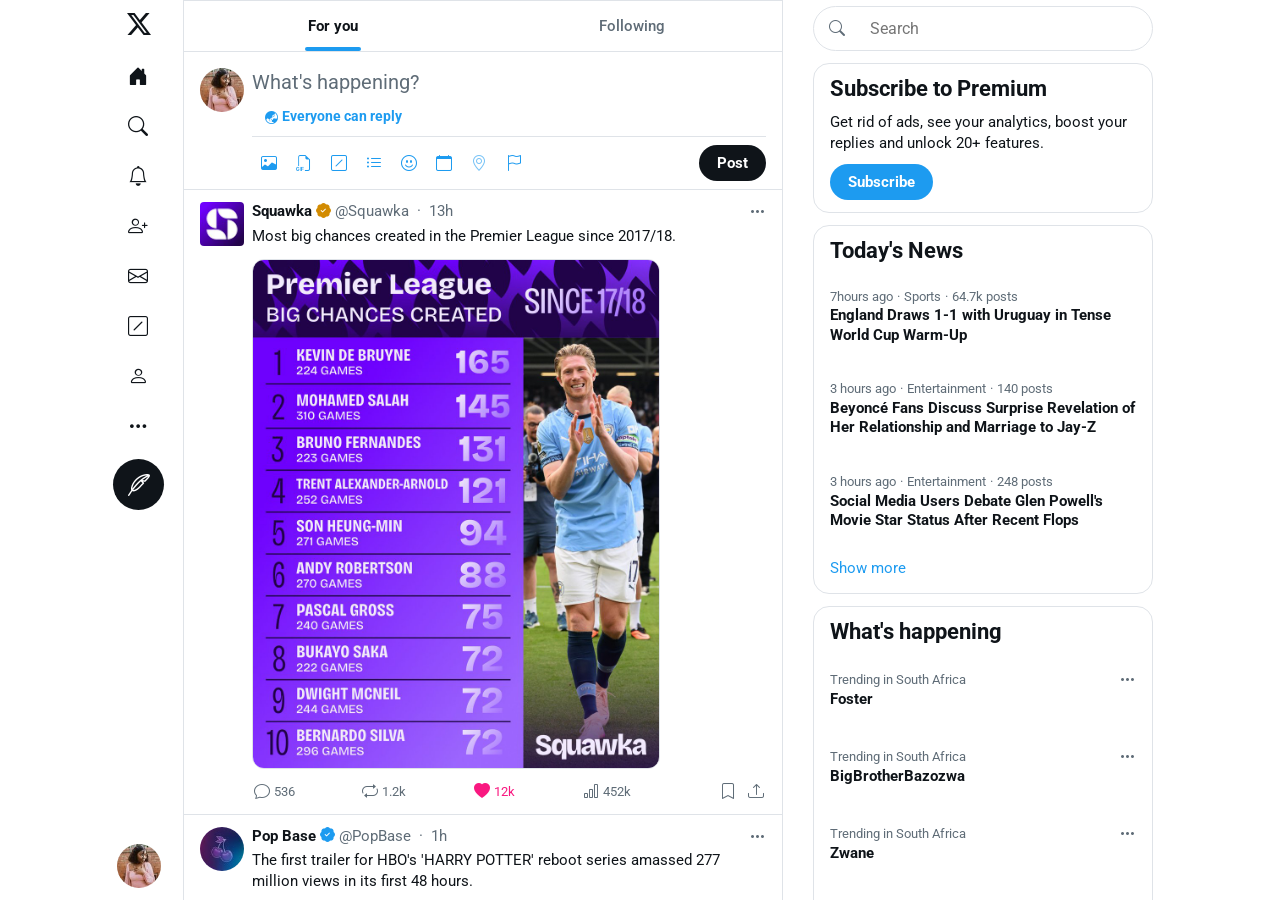
<file: index.html>
<!DOCTYPE html>
<html lang="en">
  <head>
    <meta charset="UTF-8" />
    <meta name="viewport" content="width=device-width, initial-scale=1.0" />
    <!-- Favicon -->
    <link
      rel="shortcut icon"
      href="assets/favicon.ico"
      type="image/x-icon" />
    <!-- Include Bootstrap -->
    <link
      href="https://cdn.jsdelivr.net/npm/bootstrap@5.3.3/dist/css/bootstrap.min.css"
      rel="stylesheet"
      integrity="sha384-QWTKZyjpPEjISv5WaRU9OFeRpok6YctnYmDr5pNlyT2bRjXh0JMhjY6hW+ALEwIH"
      crossorigin="anonymous" />

    <!-- Include Bootstrap icons -->
    <link
      rel="stylesheet"
      href="https://cdn.jsdelivr.net/npm/bootstrap-icons@1.11.3/font/bootstrap-icons.min.css" />

    <link rel="stylesheet" href="styles.css" />
    <link rel="stylesheet" href="responsiveness.css" />

    <title>Home / X</title>
  </head>
  <body>
    <div class="tw-container">
      <div class="tw-row">
        <div class="tw-col-1">
          <!-- SIDEBAR -->

          <header class="header px-2">
            <section class="main-menu">
              <nav class="main-nav">
                <div class="logo">
                  <a
                    href="#"
                    class="tw-btn fs-4 rounded-circle tw-btn-logo">
                    <i class="bi bi-twitter-x"></i>
                  </a>
                </div>
                <ul class="menu tw-sm">
                  <!-- Home -->
                  <li class="menu-item">
                    <a href="index.html" class="tw-btn tw-btn-md-outline active">
                      <i class="bi bi-house-door-fill"></i>
                      <span class="menu-label tw-sm-hide">Home</span>
                    </a>
                  </li>
                  <!-- Explore -->
                  <li class="menu-item">
                    <a href="explore.html" class="tw-btn tw-btn-md-outline">
                      <i class="bi bi-search"></i>
                      <span class="menu-label tw-sm-hide">Explore</span>
                    </a>
                  </li>
                  <!-- Notifications -->
                  <li class="menu-item">
                    <a href="#" class="tw-btn tw-btn-md-outline">
                      <i class="bi bi-bell"></i>
                      <span class="menu-label tw-sm-hide">Notifications</span>
                    </a>
                  </li>
                  <!-- Follow -->
                  <li class="menu-item">
                    <a href="#" class="tw-btn tw-btn-md-outline">
                      <i class="bi bi-person-plus"></i>
                      <span class="menu-label tw-sm-hide">Follow</span>
                    </a>
                  </li>
                  <!-- Chat -->
                  <li class="menu-item">
                    <a href="#" class="tw-btn tw-btn-md-outline">
                      <i class="bi bi-envelope"></i>
                      <span class="menu-label tw-sm-hide">Chat</span>
                    </a>
                  </li>
                  <!-- Grok -->
                  <li class="menu-item">
                    <a href="#" class="tw-btn tw-btn-md-outline">
                      <i class="bi bi-slash-square"></i>
                      <span class="menu-label tw-sm-hide">Grok</span>
                    </a>
                  </li>
                  <!-- Premium -->
                  <li class="menu-item">
                    <a href="#" class="tw-btn tw-btn-md-outline">
                      <i class="bi bi-twitter-x"></i>
                      <span class="menu-label tw-sm-hide">Premium</span>
                    </a>
                  </li>
                  <!-- Profile -->
                  <li class="menu-item">
                    <a href="#" class="tw-btn tw-btn-md-outline">
                      <i class="bi bi-person"></i>
                      <span class="menu-label tw-sm-hide">Profile</span>
                    </a>
                  </li>
                  <!-- More -->
                  <li class="menu-item">
                    <a href="#" class="tw-btn tw-btn-md-outline">
                      <i class="bi bi-three-dots"></i>
                      <span class="menu-label tw-sm-hide">More</span>
                    </a>
                  </li>
                </ul>
              </nav>
              <div class="post-box tw-sm">
                <a href="#" class="tw-btn tw-btn-lg">
                  <span class="tw-sm-hide">Post</span>
                  <i class="bi bi-feather tw-lg-hide"></i>
                </a>
              </div>
            </section>
            <section class="section-account">
              <button class="tw-btn tw-btn-account tw-sm-hide">
                <div class="account-box">
                  <a href="login.html" class="account-link">
                    <img
                      class="account-img ut-rounded"
                      src="assets/profile.jpg"
                      alt="my profile picture" />
                  </a>
                  <span class="account-info tw-sm-hide">
                    <p class="account-name">Nompilo Shabangu</p>
                    <p class="account-username">@itsNompilo</p>
                  </span>
                  <i class="bi bi-three-dots tw-sm-hide"></i>
                </div>
              </button>

              <a href="login.html" class="account-link tw-lg-hide">
                <img
                  class="account-img ut-rounded"
                  src="assets/profile.jpg"
                  alt="my profile picture" />
              </a>
            </section>
          </header>
        </div>

        <div class="tw-col-2">
          <!-- HEADER -->
          <main class="main">
            <div class="tw-row tw-row-justify">
              <div class="tw-col-3">
                <div class="main-content">
                  <div class="tw-sm-header">
                    <button class="tw-btn tw-btn-account">
                      <div class="account-box">
                        <a href="#" class="account-link">
                          <img
                            class="account-img ut-rounded"
                            src="assets/profile.jpg"
                            alt="my profile picture" />
                        </a>
                        <span class="account-info tw-sm-hide">
                          <p class="account-name">Nompilo Shabangu</p>
                          <p class="account-username">@itsNompilo</p>
                        </span>
                        <i class="bi bi-three-dots tw-sm-hide"></i>
                      </div>
                    </button>
                    <a href="#" class="sm-home-link">Home</a>
                  </div>
                  <header class="main-tab">
                    <a href="#" class="tw-btn tw-btn-tab tw-btn-tab-active"
                      >For you</a
                    >
                    <a href="#" class="tw-btn tw-btn-tab">Following</a>
                  </header>
                  <!-- Section #1 -->
                  <section class="post">
                    <a href="#" class="account-link ut-mt-sm">
                      <img
                        class="account-img ut-rounded"
                        src="assets/profile.jpg"
                        alt="my profile picture" />
                    </a>

                    <div class="post-container">
                      <div class="post-form">
                        <form class="form" action="">
                          <input
                            class="form-control post-input"
                            placeholder="What's happening?"
                            type="text" />
                        </form>
                      </div>
                      <div class="post-for ut-border-bottom">
                        <button class="tw-btn tw-btn-post-for">
                          <i class="bi bi-globe-asia-australia"></i>
                          <span>Everyone can reply</span>
                        </button>
                      </div>
                      <div class="post-icons">
                        <div class="post-icons-container">
                          <button class="tw-btn tw-btn-post-icon" title="Media">
                            <i class="bi bi-image"></i>
                          </button>
                          <button class="tw-btn tw-btn-post-icon" title="GIF">
                            <i class="bi bi-filetype-gif"></i>
                          </button>
                          <button class="tw-btn tw-btn-post-icon" title="Generate image">
                            <i class="bi bi-slash-square"></i>
                          </button>
                          <button class="tw-btn tw-btn-post-icon" title="Poll">
                            <i class="bi bi-list-ul"></i>
                          </button>
                          <button class="tw-btn tw-btn-post-icon" title="Emoji">
                            <i class="bi bi-emoji-smile"></i>
                          </button>
                          <button class="tw-btn tw-btn-post-icon" title="Schedule">
                            <i class="bi bi-calendar"></i>
                          </button>
                          <button disabled class="tw-btn tw-btn-post-icon" title="Location">
                            <i class="bi bi-geo-alt"></i>
                          </button>
                          <button class="tw-btn tw-btn-post-icon" title="Content disclosure">
                            <i class="bi bi-flag"></i>
                          </button>
                        </div>
                        <a href="#" class="tw-btn tw-btn-sm">Post</a>
                      </div>
                    </div>
                  </section>

                  <!-- Feed Section-->
                  <section class="feed-section ut-border-top">

                    <!-- Post 1 -->
                    <article class="feed-article ut-border-bottom">
                      <a href="#" class="account-link">
                        <img
                          class="account-img ut-bordered"
                          src="assets/squawka-profile.jpg"
                          alt="Squawka Logo" />
                      </a>
                      <div class="post-content-container">
                        <header class="post-header">
                          <div class="post-links">
                            <a href="#" class="account-name">
                              <span>Squawka</span>
                              <i class="bi bi-patch-check-fill badge-gold"></i>
                            </a>
                            <a href="#" class="account-username">@Squawka</a>
                            <a href="#" class="post-time">
                              <time class="time">13h</time>
                            </a>
                          </div>

                          <button class="btn-more">
                            <i class="bi bi-three-dots"></i>
                          </button>
                        </header>

                        <div class="main-post-content">
                          <div class="post-content">
                            <p>Most big chances created in the Premier League since 2017/18.</p>
                            <div class="post-img-container">
                              <img
                                src="assets/squawka-post.jpg"
                                alt="Squawka premier league post" />
                            </div>
                          </div>
                        </div>
                        <footer class="post-footer">
                          <div class="footer-icons footer-icons-1">
                            <button class="btn-chat" title="Reply">
                              <i class="bi bi-chat"></i>
                              <span class="footer-btn-text">536</span>
                            </button>
                            <button class="btn-repost" title="Repost">
                              <i class="bi bi-repeat"></i>
                              <span class="footer-btn-text">1.2k</span>
                            </button>
                            <button class="btn-like liked" title="Like">
                              <i class="bi bi-heart"></i>
                              <i class="bi bi-heart-fill"></i>
                              <span class="footer-btn-text">12k</span>
                            </button>
                            <button class="btn-view" title="Views">
                              <i class="bi bi-bar-chart"></i>
                              <span class="footer-btn-text">452k</span>
                            </button>
                          </div>
                          <div class="footer-icons footer-icons-2">
                            <button class="btn-bookmark" title="Bookmark">
                              <i class="bi bi-bookmark"></i>
                            </button>
                            <button class="btn-share" title="Share">
                              <i class="bi bi-upload"></i>
                            </button>
                          </div>
                        </footer>
                      </div>
                    </article>

                    <!-- Post 2 -->
                    <article class="feed-article ut-border-bottom">
                      <a href="#" class="account-link">
                        <img
                          class="account-img ut-rounded"
                          src="assets/pop-base-profile.jpg"
                          alt="Pop Base profile picture" />
                      </a>
                      <div class="post-content-container">
                        <header class="post-header">
                          <div class="post-links">
                            <a href="#" class="account-name">
                              <span>Pop Base</span>
                              <i class="bi bi-patch-check-fill badge-blue"></i>
                            </a>
                            <a href="#" class="account-username">
                              @PopBase</a
                            >
                            <a href="#" class="post-time">
                              <time class="time">1h</time>
                            </a>
                          </div>

                          <button class="btn-more">
                            <i class="bi bi-three-dots"></i>
                          </button>
                        </header>

                        <div class="main-post-content">
                          <div class="post-content">
                            <p>
                              The first trailer for HBO's 'HARRY POTTER' reboot series amassed 277 million views in its first 48 hours.
                            </p>
                            <p>It is now the most-watched trailer in HBO and HBO Max history, surpassing the previous record by more than double.</p>
                            
                            <div class="post-img-container">
                              <img
                                src="assets/harry-potter.jpg"
                                alt="Harry Potter reboot series picture" />
                            </div>
                          </div>
                        </div>
                        <footer class="post-footer">
                          <div class="footer-icons footer-icons-1">
                            <button class="btn-chat" title="Reply">
                              <i class="bi bi-chat"></i>
                              <span class="footer-btn-text">179</span>
                            </button>
                            <button class="btn-repost" title="Repost">
                              <i class="bi bi-repeat"></i>
                              <span class="footer-btn-text">475</span>
                            </button>
                            <button class="btn-like" title="Like">
                              <i class="bi bi-heart"></i>
                              <i class="bi bi-heart-fill"></i>
                              <span class="footer-btn-text">5k</span>
                            </button>
                            <button class="btn-view" title="Views">
                              <i class="bi bi-bar-chart"></i>
                              <span class="footer-btn-text">108k</span>
                            </button>
                          </div>
                          <div class="footer-icons footer-icons-2">
                            <button class="btn-bookmark" title="Bookmark">
                              <i class="bi bi-bookmark"></i>
                            </button>
                            <button class="btn-share" title="Share">
                              <i class="bi bi-upload"></i>
                            </button>
                          </div>
                        </footer>
                      </div>
                    </article>

                    <!-- Post 3 -->
                    <article class="feed-article ut-border-bottom">
                      <a href="#" class="account-link">
                        <img
                          class="account-img ut-rounded"
                          src="assets/profile2.jpg"
                          alt="account profile picture" />
                      </a>
                      <div class="post-content-container">
                        <header class="post-header">
                          <div class="post-links">
                            <a href="#" class="account-name">
                              <span>HeyYeah</span>
                            </a>
                            <a href="#" class="account-username">
                              @heyyyeah</a
                            >
                            <a href="#" class="post-time">
                              <time class="time">7h</time>
                            </a>
                          </div>

                          <button class="btn-more">
                            <i class="bi bi-three-dots"></i>
                          </button>
                        </header>

                        <div class="main-post-content">
                          <div class="post-content">
                            <p>
                              what a boring planet… no fairies, no elves, no mermaids, no dragons, no vampires, no werewolves….. just bills, stress, gossip, and insufferable people.
                            </p>

                            <div class="post-img-container">
                              <video autoplay controls>
                                <source
                                  type="video/mp4"
                                  src="https://www.pexels.com/download/video/8165572/" />
                              </video>
                          </div>
                        </div>
                        <footer class="post-footer">
                          <div class="footer-icons footer-icons-1">
                            <button class="btn-chat" title="Reply">
                              <i class="bi bi-chat"></i>
                              <span class="footer-btn-text">536</span>
                            </button>
                            <button class="btn-repost" title="Repost">
                              <i class="bi bi-repeat"></i>
                              <span class="footer-btn-text">1.2k</span>
                            </button>
                            <button class="btn-like" title="Like">
                              <i class="bi bi-heart"></i>
                              <i class="bi bi-heart-fill"></i>
                              <span class="footer-btn-text">1.2k</span>
                            </button>
                            <button class="btn-view" title="Views">
                              <i class="bi bi-bar-chart"></i>
                              <span class="footer-btn-text">1.2k</span>
                            </button>
                          </div>
                          <div class="footer-icons footer-icons-2">
                            <button class="btn-bookmark" title="Bookmark">
                              <i class="bi bi-bookmark"></i>
                            </button>
                            <button class="btn-share" title="Share">
                              <i class="bi bi-upload"></i>
                            </button>
                          </div>
                        </footer>
                      </div>
                    </article>

                    <!-- Post 4 -->
                    <article class="feed-article ut-border-bottom">
                      <a href="#" class="account-link">
                        <img
                          class="account-img ut-rounded"
                          src="assets/city-xtra-profile.jpg"
                          alt="City Xtra profile picture" />
                      </a>
                      <div class="post-content-container">
                        <header class="post-header">
                          <div class="post-links">
                            <a href="#" class="account-name">
                              <span>City Xtra</span>
                              <i class="bi bi-patch-check-fill badge-blue"></i>
                            </a>
                            <a href="#" class="account-username">
                              @City_Xtra</a
                            >
                            <a href="#" class="post-time">
                              <time class="time">Mar 22</time>
                            </a>
                          </div>

                          <button class="btn-more">
                            <i class="bi bi-three-dots"></i>
                          </button>
                        </header>

                        <div class="main-post-content">
                          <div class="post-content">
                            <p>
                              BRINGING IT BACK TO MANCHESTER!🏆💙 
                            </p>

                            <div class="post-img-container">
                              <img
                                src="assets/city-xtra-post.jpg"
                                alt="Manchester city with carabao cup" />
                            </div>
                          </div>
                        </div>
                        <footer class="post-footer">
                          <div class="footer-icons footer-icons-1">
                            <button class="btn-chat" title="Reply">
                              <i class="bi bi-chat"></i>
                              <span class="footer-btn-text">129</span>
                            </button>
                            <button class="btn-repost" title="Repost">
                              <i class="bi bi-repeat"></i>
                              <span class="footer-btn-text">1.1k</span>
                            </button>
                            <button class="btn-like" title="Like">
                              <i class="bi bi-heart"></i>
                              <i class="bi bi-heart-fill"></i>
                              <span class="footer-btn-text">9.7k</span>
                            </button>
                            <button class="btn-view" title="Views">
                              <i class="bi bi-bar-chart"></i>
                              <span class="footer-btn-text">258k</span>
                            </button>
                          </div>
                          <div class="footer-icons footer-icons-2">
                            <button class="btn-bookmark" title="Bookmark">
                              <i class="bi bi-bookmark"></i>
                            </button>
                            <button class="btn-share" title="Share">
                              <i class="bi bi-upload"></i>
                            </button>
                          </div>
                        </footer>
                      </div>
                    </article>

                    <!-- Post 5 -->
                    <article class="feed-article ut-border-bottom">
                      <a href="#" class="account-link">
                        <img
                          class="account-img ut-rounded"
                          src="assets/flower-profile.jpg"
                          alt="A picture of a flower" />
                      </a>
                      <div class="post-content-container">
                        <header class="post-header">
                          <div class="post-links">
                            <a href="#" class="account-name">
                              <span>Travel Guides</span>
                              <i class="bi bi-patch-check-fill badge-blue"></i>
                            </a>
                            <a href="#" class="account-username">
                              @besttravelguides</a
                            >
                            <a href="#" class="post-time">
                              <time class="time">Dec 20</time>
                            </a>
                          </div>

                          <button class="btn-more">
                            <i class="bi bi-three-dots"></i>
                          </button>
                        </header>

                        <div class="main-post-content">
                          <div class="post-content">
                            <p>
                              Just three giants enjoying the current. Nature is doing its thing… peacefully 🐘💧
                            </p>
                            <div class="hashtags">
                              <a href="#" class="hashtag">#BestofNature</a>
                            </div>

                            <div class="post-img-container">
                              <video autoplay controls>
                                <source
                                  type="video/mp4"
                                  src="https://www.pexels.com/download/video/35813844/" />
                              </video>
                            </div>
                          </div>
                        </div>
                        <footer class="post-footer">
                          <div class="footer-icons footer-icons-1">
                            <button class="btn-chat" title="Reply">
                              <i class="bi bi-chat"></i>
                              <span class="footer-btn-text">536</span>
                            </button>
                            <button class="btn-repost" title="Repost">
                              <i class="bi bi-repeat"></i>
                              <span class="footer-btn-text">51</span>
                            </button>
                            <button class="btn-like" title="Like">
                              <i class="bi bi-heart"></i>
                              <i class="bi bi-heart-fill"></i>
                              <span class="footer-btn-text">1.2k</span>
                            </button>
                            <button class="btn-view" title="Views">
                              <i class="bi bi-bar-chart"></i>
                              <span class="footer-btn-text">328k</span>
                            </button>
                          </div>
                          <div class="footer-icons footer-icons-2">
                            <button class="btn-bookmark" title="Bookmark">
                              <i class="bi bi-bookmark"></i>
                            </button>
                            <button class="btn-share" title="Share">
                              <i class="bi bi-upload"></i>
                            </button>
                          </div>
                        </footer>
                      </div>
                    </article>
                  </section>
                </div>
              </div>
              <div class="tw-col-4">
                <aside class="side-content">
                  <section class="section-form">
                    <form class="search-form" action="">
                      <input
                        class="search-input"
                        placeholder="Search"
                        type="text" />
                      <div class="search-icon">
                        <i class="bi bi-search"></i>
                      </div>
                    </form>
                  </section>

                  <section class="upgrade-section">
                    <div class="upgrade-container">
                      <h2 class="secondary-heading">
                        Subscribe to Premium 
                      </h2>
                      <p>
                        Get rid of ads, see your analytics, boost your replies and unlock 20+ features.
                      </p>
                      <a href="#" class="tw-btn tw-btn-sm"
                        >Subscribe</a
                      >
                    </div>
                  </section>

                  <!-- News Section -->
                  <section class="news-section">
                    <div class="news-container">
                      <h2 class="secondary-heading">Today's News</h2>
                      <ul class="news-list">
                        <li class="news-item">
                          <a href="#" class="news-link">
                            <div class="news-meta">
                              <span class="news-time">7hours ago</span>
                              <span class="news-dot">·</span>
                              <span class="news-category">Sports</span>
                              <span class="news-dot">·</span>
                              <span class="news-posts">64.7k posts</span>
                            </div>
                            <p class="news-headline">England Draws 1-1 with Uruguay in Tense World Cup Warm-Up</p>
                          </a>
                        </li>
                        <li class="news-item">
                          <a href="#" class="news-link">
                            <div class="news-meta">
                              <span class="news-time">3 hours ago</span>
                              <span class="news-dot">·</span>
                              <span class="news-category">Entertainment</span>
                              <span class="news-dot">·</span>
                              <span class="news-posts">140 posts</span>
                            </div>
                            <p class="news-headline">Beyoncé Fans Discuss Surprise Revelation of Her Relationship and Marriage to Jay-Z</p>
                          </a>
                        </li>
                        <li class="news-item">
                          <a href="#" class="news-link">
                            <div class="news-meta">
                              <span class="news-time">3 hours ago</span>
                              <span class="news-dot">·</span>
                              <span class="news-category">Entertainment</span>
                              <span class="news-dot">·</span>
                              <span class="news-posts">248 posts</span>
                            </div>
                            <p class="news-headline">Social Media Users Debate Glen Powell's Movie Star Status After Recent Flops</p>
                          </a>
                        </li>
                      </ul>
                      <a href="#" class="show-more">Show more</a>
                    </div>
                  </section>

                  <!-- What's Happening Section -->
                  <section class="trending-section">
                    <div class="trending-container">
                      <h2 class="secondary-heading">What's happening</h2>
                      <ul class="trending">
                        <li class="trending-element">
                          <a class="trending-link" href="#">
                            <div class="trending-topic">
                              <span class="topic"
                                >Trending in South Africa</span
                              >
                              <i class="bi bi-three-dots"></i>
                            </div>
                            <p class="trending-name">Foster</p>
                          </a>
                        </li>

                        <li class="trending-element">
                          <a class="trending-link" href="#">
                            <div class="trending-topic">
                              <span class="topic"
                                >Trending in South Africa</span
                              >
                              <i class="bi bi-three-dots"></i>
                            </div>
                            <p class="trending-name">BigBrotherBazozwa</p>
                          </a>
                        </li>

                        <li class="trending-element">
                          <a class="trending-link" href="#">
                            <div class="trending-topic">
                              <span class="topic"
                                >Trending in South Africa</span
                              >
                              <i class="bi bi-three-dots"></i>
                            </div>
                            <p class="trending-name">Zwane</p>
                          </a>
                        </li>

                        <li class="trending-element">
                          <a class="trending-link" href="#">
                            <div class="trending-topic">
                              <span class="topic"
                                >Trending in South Africa</span
                              >
                              <i class="bi bi-three-dots"></i>
                            </div>
                            <p class="trending-name">MacG</p>
                          </a>
                        </li>

                        <li class="trending-element">
                          <a class="trending-link" href="#">
                            <div class="trending-topic">
                              <span class="topic"
                                >Trending in South Africa</span
                              >
                              <i class="bi bi-three-dots"></i>
                            </div>
                            <p class="trending-name">Bafana Bafana</p>
                          </a>
                        </li>

                        <li>
                          <a href="#" class="show-more">Show more</a>
                        </li>
                      </ul>
                    </div>
                  </section>

                  <!-- Suggested Accounts -->
                  <section class="follow-section">
                    <div class="follow-container">
                      <h2 class="secondary-heading">Who to follow</h2>
                      <ul class="accounts">

                        <!-- Account 1 -->
                        <li class="account">
                          <div class="account-container">
                            <a href="#" class="account-link">
                              <img
                                src="assets/megan-profile.jpg"
                                alt="megan the stallion profile picture"
                                class="account-img ut-rounded" />
                            </a>
                            <div class="account-info">
                              <a href="#" class="account-name">
                                <span>TINA SNOW</span>
                                <i class="bi bi-patch-check-fill badge-blue"></i>
                              </a>
                              <a href="#" class="account-username"
                                >@theestallion</a
                              >
                            </div>
                          </div>
                          <a href="#" class="tw-btn tw-btn-xm">Follow</a>
                        </li>

                        <!-- Account 2 -->
                        <li class="account">
                          <div class="account-container">
                            <a href="#" class="account-link">
                              <img
                                src="assets/2000s-profile.jpg"
                                alt="2000s Profile Picture"
                                class="account-img ut-rounded" />
                            </a>
                            <div class="account-info">
                              <a href="#" class="account-name">
                                <span>2000s</span>
                                <i
                                  class="bi bi-patch-check-fill badge-blue"></i>
                              </a>
                              <a href="#" class="account-username">@PopCulture2000s</a>
                            </div>
                          </div>
                          <a href="#" class="tw-btn tw-btn-xm">Follow</a>
                        </li>

                        <!-- Account 3 -->
                        <li class="account">
                          <div class="account-container">
                            <a href="#" class="account-link">
                              <img
                                src="assets/sabc-news-profile.jpg"
                                alt="sabc news profile picture"
                                class="account-img ut-rounded" />
                            </a>
                            <div class="account-info">
                              <a href="#" class="account-name">
                                <span>SABC News</span>
                                <i
                                  class="bi bi-patch-check-fill badge-blue"></i>
                              </a>
                              <a href="#" class="account-username">@SABCNews</a>
                            </div>
                          </div>
                          <a href="#" class="tw-btn tw-btn-xm">Follow</a>
                        </li>
                      </ul>

                      <a href="#" class="show-more">Show more</a>
                    </div>
                  </section>

                  <footer class="footer">
                    <nav class="footer-nav">
                      <ul class="footer-menu">
                        <li class="footer-item">
                          <a href="#" class="footer-link">Terms of Services</a>
                        </li>
                        <li class="footer-item">
                          <a href="#" class="footer-link">Privacy Policy</a>
                        </li>
                        <li class="footer-item">
                          <a href="#" class="footer-link">Cookie Policy</a>
                        </li>
                        <li class="footer-item">
                          <a href="#" class="footer-link">Accessibility</a>
                        </li>
                        <li class="footer-item">
                          <a href="#" class="footer-link">Ads info</a>
                        </li>
                        <li class="footer-item">
                          <a href="#" class="footer-link">
                            <span>More</span>
                            <i class="bi bi-three-dots"></i>
                          </a>
                        </li>
                        <li class="footer-item">
                          <a href="#" class="footer-link"
                            >&copy; 2026 X Corp.</a
                          >
                        </li>
                      </ul>
                    </nav>
                  </footer>
                </aside>
              </div>
            </div>
          </main>
        </div>
      </div>
    </div>

  </body>
</html>
</file>
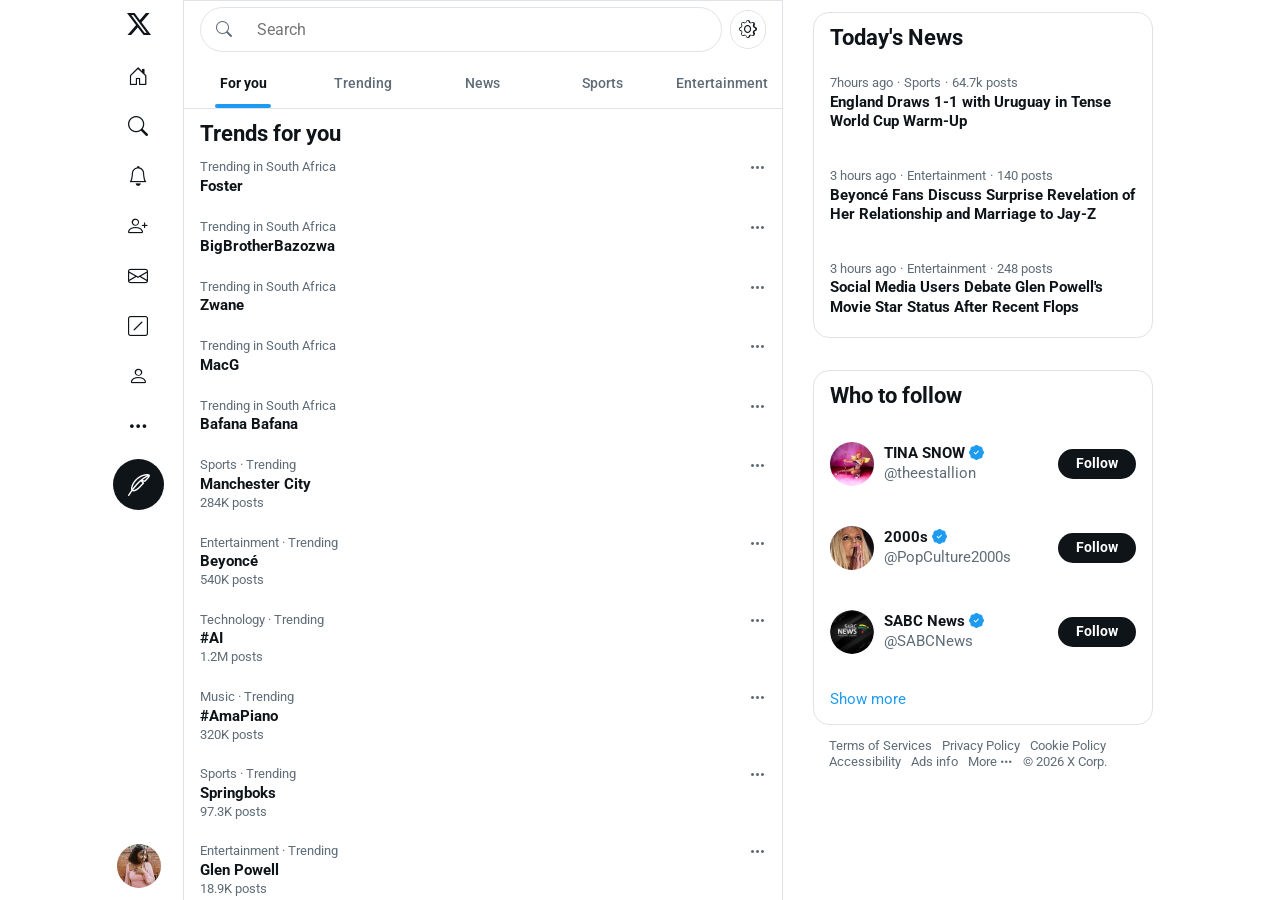
<file: explore.html>
<!DOCTYPE html>
<html lang="en">
  <head>
    <meta charset="UTF-8" />
    <meta name="viewport" content="width=device-width, initial-scale=1.0" />
    <!-- Favicon -->
    <link
      rel="shortcut icon"
      href="assets/favicon.ico"
      type="image/x-icon" />
    <!-- Include Bootstrap -->
    <link
      href="https://cdn.jsdelivr.net/npm/bootstrap@5.3.3/dist/css/bootstrap.min.css"
      rel="stylesheet"
      integrity="sha384-QWTKZyjpPEjISv5WaRU9OFeRpok6YctnYmDr5pNlyT2bRjXh0JMhjY6hW+ALEwIH"
      crossorigin="anonymous" />

    <!-- Include Bootstrap icons -->
    <link
      rel="stylesheet"
      href="https://cdn.jsdelivr.net/npm/bootstrap-icons@1.11.3/font/bootstrap-icons.min.css" />

    <link rel="stylesheet" href="styles.css" />
    <link rel="stylesheet" href="responsiveness.css" />
    <link rel="stylesheet" href="explore.css" />

    <title>Explore / X</title>
  </head>
  <body>
    <div class="tw-container">
      <div class="tw-row">
        <div class="tw-col-1">
          <!-- SIDEBAR (same as index.html) -->
          <header class="header px-2">
            <section class="main-menu">
              <nav class="main-nav">
                <div class="logo">
                  <a
                    href="index.html"
                    class="tw-btn fs-4 rounded-circle tw-btn-logo">
                    <i class="bi bi-twitter-x"></i>
                  </a>
                </div>
                <ul class="menu tw-sm">
                  <!-- Home -->
                  <li class="menu-item">
                    <a href="index.html" class="tw-btn tw-btn-md-outline">
                      <i class="bi bi-house-door"></i>
                      <span class="menu-label tw-sm-hide">Home</span>
                    </a>
                  </li>
                  <!-- Explore -->
                  <li class="menu-item">
                    <a href="explore.html" class="tw-btn tw-btn-md-outline active">
                      <i class="bi bi-search"></i>
                      <span class="menu-label tw-sm-hide">Explore</span>
                    </a>
                  </li>
                  <!-- Notifications -->
                  <li class="menu-item">
                    <a href="#" class="tw-btn tw-btn-md-outline">
                      <i class="bi bi-bell"></i>
                      <span class="menu-label tw-sm-hide">Notifications</span>
                    </a>
                  </li>
                  <!-- Follow -->
                  <li class="menu-item">
                    <a href="#" class="tw-btn tw-btn-md-outline">
                      <i class="bi bi-person-plus"></i>
                      <span class="menu-label tw-sm-hide">Follow</span>
                    </a>
                  </li>
                  <!-- Chat -->
                  <li class="menu-item">
                    <a href="#" class="tw-btn tw-btn-md-outline">
                      <i class="bi bi-envelope"></i>
                      <span class="menu-label tw-sm-hide">Chat</span>
                    </a>
                  </li>
                  <!-- Grok -->
                  <li class="menu-item">
                    <a href="#" class="tw-btn tw-btn-md-outline">
                      <i class="bi bi-slash-square"></i>
                      <span class="menu-label tw-sm-hide">Grok</span>
                    </a>
                  </li>
                  <!-- Premium -->
                  <li class="menu-item">
                    <a href="#" class="tw-btn tw-btn-md-outline">
                      <i class="bi bi-twitter-x"></i>
                      <span class="menu-label tw-sm-hide">Premium</span>
                    </a>
                  </li>
                  <!-- Profile -->
                  <li class="menu-item">
                    <a href="#" class="tw-btn tw-btn-md-outline">
                      <i class="bi bi-person"></i>
                      <span class="menu-label tw-sm-hide">Profile</span>
                    </a>
                  </li>
                  <!-- More -->
                  <li class="menu-item">
                    <a href="#" class="tw-btn tw-btn-md-outline">
                      <i class="bi bi-three-dots"></i>
                      <span class="menu-label tw-sm-hide">More</span>
                    </a>
                  </li>
                </ul>
              </nav>
              <div class="post-box tw-sm">
                <a href="index.html" class="tw-btn tw-btn-lg">
                  <span class="tw-sm-hide">Post</span>
                  <i class="bi bi-feather tw-lg-hide"></i>
                </a>
              </div>
            </section>
            <section class="section-account">
              <button class="tw-btn tw-btn-account tw-sm-hide">
                <div class="account-box">
                  <a href="login.html" class="account-link">
                    <img
                      class="account-img ut-rounded"
                      src="assets/profile.jpg"
                      alt="my profile picture" />
                  </a>
                  <span class="account-info tw-sm-hide">
                    <p class="account-name">Nompilo Shabangu</p>
                    <p class="account-username">@itsNompilo</p>
                  </span>
                  <i class="bi bi-three-dots tw-sm-hide"></i>
                </div>
              </button>

              <a href="login.html" class="account-link tw-lg-hide">
                <img
                  class="account-img ut-rounded"
                  src="assets/profile.jpg"
                  alt="my profile picture" />
              </a>
            </section>
          </header>
        </div>

        <div class="tw-col-2">
          <main class="main">
            <div class="tw-row tw-row-justify">
              <div class="tw-col-3">
                <div class="main-content">
                  <!-- Mobile header -->
                  <div class="tw-sm-header">
                    <button class="tw-btn tw-btn-account">
                      <div class="account-box">
                        <a href="#" class="account-link">
                          <img
                            class="account-img ut-rounded"
                            src="assets/profile.jpg"
                            alt="my profile picture" />
                        </a>
                      </div>
                    </button>
                    <a href="explore.html" class="sm-home-link">Explore</a>
                  </div>

                  <!-- Search bar -->
                  <div class="explore-search">
                    <form class="search-form explore-search-form" action="">
                      <input
                        class="search-input"
                        placeholder="Search"
                        type="text" />
                      <div class="search-icon">
                        <i class="bi bi-search"></i>
                      </div>
                    </form>
                    <button class="tw-btn tw-btn-md-outline explore-settings-btn" title="Settings">
                      <i class="bi bi-gear"></i>
                    </button>
                  </div>

                  <!-- Category tabs -->
                  <nav class="explore-tabs ut-border-bottom">
                    <a href="#" class="tw-btn tw-btn-tab tw-btn-tab-active">For you</a>
                    <a href="#" class="tw-btn tw-btn-tab">Trending</a>
                    <a href="#" class="tw-btn tw-btn-tab">News</a>
                    <a href="#" class="tw-btn tw-btn-tab">Sports</a>
                    <a href="#" class="tw-btn tw-btn-tab">Entertainment</a>
                  </nav>

                  <!-- Trending list -->
                  <section class="explore-trending">
                    <h2 class="secondary-heading explore-section-title">Trends for you</h2>

                    <div class="explore-trend ut-border-bottom">
                      <div class="explore-trend-info">
                        <span class="topic">Trending in South Africa</span>
                        <p class="trending-name">Foster</p>
                      </div>
                      <button class="btn-more" title="More">
                        <i class="bi bi-three-dots"></i>
                      </button>
                    </div>

                    <div class="explore-trend ut-border-bottom">
                      <div class="explore-trend-info">
                        <span class="topic">Trending in South Africa</span>
                        <p class="trending-name">BigBrotherBazozwa</p>
                      </div>
                      <button class="btn-more" title="More">
                        <i class="bi bi-three-dots"></i>
                      </button>
                    </div>

                    <div class="explore-trend ut-border-bottom">
                      <div class="explore-trend-info">
                        <span class="topic">Trending in South Africa</span>
                        <p class="trending-name">Zwane</p>
                      </div>
                      <button class="btn-more" title="More">
                        <i class="bi bi-three-dots"></i>
                      </button>
                    </div>

                    <div class="explore-trend ut-border-bottom">
                      <div class="explore-trend-info">
                        <span class="topic">Trending in South Africa</span>
                        <p class="trending-name">MacG</p>
                      </div>
                      <button class="btn-more" title="More">
                        <i class="bi bi-three-dots"></i>
                      </button>
                    </div>

                    <div class="explore-trend ut-border-bottom">
                      <div class="explore-trend-info">
                        <span class="topic">Trending in South Africa</span>
                        <p class="trending-name">Bafana Bafana</p>
                      </div>
                      <button class="btn-more" title="More">
                        <i class="bi bi-three-dots"></i>
                      </button>
                    </div>

                    <div class="explore-trend ut-border-bottom">
                      <div class="explore-trend-info">
                        <span class="topic">Sports · Trending</span>
                        <p class="trending-name">Manchester City</p>
                        <span class="topic">284K posts</span>
                      </div>
                      <button class="btn-more" title="More">
                        <i class="bi bi-three-dots"></i>
                      </button>
                    </div>

                    <div class="explore-trend ut-border-bottom">
                      <div class="explore-trend-info">
                        <span class="topic">Entertainment · Trending</span>
                        <p class="trending-name">Beyoncé</p>
                        <span class="topic">540K posts</span>
                      </div>
                      <button class="btn-more" title="More">
                        <i class="bi bi-three-dots"></i>
                      </button>
                    </div>

                    <div class="explore-trend ut-border-bottom">
                      <div class="explore-trend-info">
                        <span class="topic">Technology · Trending</span>
                        <p class="trending-name">#AI</p>
                        <span class="topic">1.2M posts</span>
                      </div>
                      <button class="btn-more" title="More">
                        <i class="bi bi-three-dots"></i>
                      </button>
                    </div>

                    <div class="explore-trend ut-border-bottom">
                      <div class="explore-trend-info">
                        <span class="topic">Music · Trending</span>
                        <p class="trending-name">#AmaPiano</p>
                        <span class="topic">320K posts</span>
                      </div>
                      <button class="btn-more" title="More">
                        <i class="bi bi-three-dots"></i>
                      </button>
                    </div>

                    <div class="explore-trend ut-border-bottom">
                      <div class="explore-trend-info">
                        <span class="topic">Sports · Trending</span>
                        <p class="trending-name">Springboks</p>
                        <span class="topic">97.3K posts</span>
                      </div>
                      <button class="btn-more" title="More">
                        <i class="bi bi-three-dots"></i>
                      </button>
                    </div>

                    <div class="explore-trend ut-border-bottom">
                      <div class="explore-trend-info">
                        <span class="topic">Entertainment · Trending</span>
                        <p class="trending-name">Glen Powell</p>
                        <span class="topic">18.9K posts</span>
                      </div>
                      <button class="btn-more" title="More">
                        <i class="bi bi-three-dots"></i>
                      </button>
                    </div>

                    <div class="explore-trend ut-border-bottom">
                      <div class="explore-trend-info">
                        <span class="topic">Trending in South Africa</span>
                        <p class="trending-name">#LoadShedding</p>
                        <span class="topic">67.1K posts</span>
                      </div>
                      <button class="btn-more" title="More">
                        <i class="bi bi-three-dots"></i>
                      </button>
                    </div>

                    <a href="#" class="show-more explore-show-more">Show more</a>
                  </section>
                </div>
              </div>

              <!-- Right sidebar -->
              <div class="tw-col-4">
                <aside class="side-content">
                  <!-- Today's News -->
                  <section class="news-section explore-news">
                    <div class="news-container">
                      <h2 class="secondary-heading">Today's News</h2>
                      <ul class="news-list">
                        <li class="news-item">
                          <a href="#" class="news-link">
                            <div class="news-meta">
                              <span class="news-time">7hours ago</span>
                              <span class="news-dot">·</span>
                              <span class="news-category">Sports</span>
                              <span class="news-dot">·</span>
                              <span class="news-posts">64.7k posts</span>
                            </div>
                            <p class="news-headline">England Draws 1-1 with Uruguay in Tense World Cup Warm-Up</p>
                          </a>
                        </li>
                        <li class="news-item">
                          <a href="#" class="news-link">
                            <div class="news-meta">
                              <span class="news-time">3 hours ago</span>
                              <span class="news-dot">·</span>
                              <span class="news-category">Entertainment</span>
                              <span class="news-dot">·</span>
                              <span class="news-posts">140 posts</span>
                            </div>
                            <p class="news-headline">Beyoncé Fans Discuss Surprise Revelation of Her Relationship and Marriage to Jay-Z</p>
                          </a>
                        </li>
                        <li class="news-item">
                          <a href="#" class="news-link">
                            <div class="news-meta">
                              <span class="news-time">3 hours ago</span>
                              <span class="news-dot">·</span>
                              <span class="news-category">Entertainment</span>
                              <span class="news-dot">·</span>
                              <span class="news-posts">248 posts</span>
                            </div>
                            <p class="news-headline">Social Media Users Debate Glen Powell's Movie Star Status After Recent Flops</p>
                          </a>
                        </li>
                      </ul>
                    </div>
                  </section>

                  <!-- Who to follow -->
                  <section class="follow-section explore-follow">
                    <div class="follow-container">
                      <h2 class="secondary-heading">Who to follow</h2>
                      <ul class="accounts">

                        <!-- Account 1 -->
                        <li class="account">
                          <div class="account-container">
                            <a href="#" class="account-link">
                              <img
                                src="assets/megan-profile.jpg"
                                alt="megan the stallion profile picture"
                                class="account-img ut-rounded" />
                            </a>
                            <div class="account-info">
                              <a href="#" class="account-name">
                                <span>TINA SNOW</span>
                                <i class="bi bi-patch-check-fill badge-blue"></i>
                              </a>
                              <a href="#" class="account-username"
                                >@theestallion</a
                              >
                            </div>
                          </div>
                          <a href="#" class="tw-btn tw-btn-xm">Follow</a>
                        </li>

                        <!-- Account 2 -->
                        <li class="account">
                          <div class="account-container">
                            <a href="#" class="account-link">
                              <img
                                src="assets/2000s-profile.jpg"
                                alt="2000s Profile Picture"
                                class="account-img ut-rounded" />
                            </a>
                            <div class="account-info">
                              <a href="#" class="account-name">
                                <span>2000s</span>
                                <i
                                  class="bi bi-patch-check-fill badge-blue"></i>
                              </a>
                              <a href="#" class="account-username">@PopCulture2000s</a>
                            </div>
                          </div>
                          <a href="#" class="tw-btn tw-btn-xm">Follow</a>
                        </li>

                        <!-- Account 3 -->
                        <li class="account">
                          <div class="account-container">
                            <a href="#" class="account-link">
                              <img
                                src="assets/sabc-news-profile.jpg"
                                alt="sabc news profile picture"
                                class="account-img ut-rounded" />
                            </a>
                            <div class="account-info">
                              <a href="#" class="account-name">
                                <span>SABC News</span>
                                <i
                                  class="bi bi-patch-check-fill badge-blue"></i>
                              </a>
                              <a href="#" class="account-username">@SABCNews</a>
                            </div>
                          </div>
                          <a href="#" class="tw-btn tw-btn-xm">Follow</a>
                        </li>
                      </ul>

                      <a href="#" class="show-more">Show more</a>
                    </div>
                  </section>

                  <footer class="footer">
                    <nav class="footer-nav">
                      <ul class="footer-menu">
                        <li class="footer-item">
                          <a href="#" class="footer-link">Terms of Services</a>
                        </li>
                        <li class="footer-item">
                          <a href="#" class="footer-link">Privacy Policy</a>
                        </li>
                        <li class="footer-item">
                          <a href="#" class="footer-link">Cookie Policy</a>
                        </li>
                        <li class="footer-item">
                          <a href="#" class="footer-link">Accessibility</a>
                        </li>
                        <li class="footer-item">
                          <a href="#" class="footer-link">Ads info</a>
                        </li>
                        <li class="footer-item">
                          <a href="#" class="footer-link">
                            <span>More</span>
                            <i class="bi bi-three-dots"></i>
                          </a>
                        </li>
                        <li class="footer-item">
                          <a href="#" class="footer-link"
                            >&copy; 2026 X Corp.</a
                          >
                        </li>
                      </ul>
                    </nav>
                  </footer>
                </aside>
              </div>
            </div>
          </main>
        </div>
      </div>
    </div>
  </body>
</html>
</file>
<file: styles.css>
@import url('https://fonts.googleapis.com/css2?family=Roboto:wght@400;500;700;900&display=swap');

* {
  margin: 0;
  padding: 0;
  box-sizing: border-box;
}
:root {
  color-scheme: dark light;
  --bg: #020305;
  --surface: #000;
  --surface-soft: #111827;
  --search-bg: #000;
  --search-border: #536471;
  --search-placeholder: #8b98a5;
  --text-color: #e7e9ea;
  --muted: #71767b;
  --btn-bg: #eff3f4;
  --btn-text: #0f1419;
  --border: #2f3336;
  --header-bg: rgba(0, 0, 0, 0.7);
  --link: #1d9bf0;
  --scrollbar-thumb: rgb(62,65,68);
  --scrollbar-track: rgb(22,24,28);
}

@media (prefers-color-scheme: light) {
  :root {
    --bg: #ffffff;
    --surface: #ffffff;
    --surface-soft: #f2f4f6;
    --search-bg: #ffffff;
    --search-border: #dfe3e8;
    --search-placeholder: #5f6c77;
    --text-color: #0f1419;
    --muted: #5f6c77;
    --btn-bg: #f2f4f6;
    --btn-text: #0f1419;
    --border: #dfe3e8;
    --header-bg: rgba(255, 255, 255, 0.9);
    --link: #1d9bf0;
    --scrollbar-thumb: rgb(185,202,211);
    --scrollbar-track: rgb(247,249,249);
  }
}
.account-box .account-name,
.account-box .account-username {
  max-width: 150px;
  white-space: nowrap;
  overflow: hidden;
  text-overflow: ellipsis;
}

html {
  overflow: hidden;
  position: relative;
}
body {
  font-family: -apple-system, BlinkMacSystemFont, "Segoe UI", Roboto, Helvetica, Arial, sans-serif;
  line-height: 1;
  font-weight: 400;
  height: 100vh;
  background-color: var(--bg);
  scrollbar-width: thin;
  scrollbar-color: var(--scrollbar-thumb) var(--scrollbar-track);
  color: var(--text-color);
}

a {
  transition: all 0.3s;
  outline: none;
}
a:hover,
button:hover {
  filter: brightness(0.85);
}

/* TwitterContainer */
.tw-row {
  display: flex;
  align-items: start;
  justify-content: start;
}

.tw-row-justify {
  gap: 30px;
}
.tw-col-1 {
  flex-basis: 31.13%;
}

.tw-col-2 {
  flex-basis: calc(100% - 31.13%);
}
.tw-col-3 {
  flex-basis: 600px;
}

.tw-col-4 {
  flex-basis: 350px;
}

.tw-btn {
  text-decoration: none;
  border-radius: 999px;
  background-color: var(--btn-bg);
  color: var(--btn-text);
  display: flex;
  align-items: center;
  justify-content: center;
  border: none;
  transition: all 0.3s;
}

.tw-btn-sm {
  padding: 2px 18px;
  height: 36px;
  font-size: 15px;
  line-height: 1.2;
  font-weight: 700;
}

.tw-btn-xm {
  height: 30px;
  padding: 0 18px;
  font-size: 14px;
  line-height: 1.2;
  font-weight: 700;
}

.tw-btn-lg {
  font-size: 17px;
  font-weight: 700;
  height: 50px;
  width: 90%;
}

.tw-btn-md-outline,
.tw-btn-logo {
  color: var(--text-color);
  font-size: 20px;
  line-height: 1.2;
  padding: 12px;
  border-radius: 999px;
  background-color: rgba(231, 233, 234, 0);
}

.tw-btn-logo {
  display: inline-block;
  border-radius: 50%;
}

.tw-btn-account {
  color: var(--text-color);
  width: 100%;
  border-radius: 999px;
  background-color: transparent;
  padding: 6px 12px;
}

.tw-btn-logo:hover,
.tw-btn-md-outline:hover,
.tw-btn-account:hover {
  background-color: rgba(231, 233, 234, 0.15);
}

.account-link {
  text-decoration: none;
  display: flex;
  width: 44px;
  height: 44px;
  justify-content: center;
  align-items: center;
  border-radius: 999px;
}
.account-link:hover .account-img {
  filter: brightness(80%);
}
.tw-lg-hide {
  display: none;
}

.ut-pt-sm {
  padding-top: 12px !important;
}

.ut-border-top {
  border-top: 1px solid var(--border);
}

.ut-border-bottom {
  border-bottom: 1px solid var(--border);
}

.ut-rounded {
  border-radius: 999px;
}
.ut-bordered {
  border-radius: 4px;
}

.ut-mt-sm {
  margin-top: 12px !important;
}

.secondary-heading {
  font-size: 22px;
  line-height: 1.2;
  font-weight: 700;
  margin: 0;
  color: var(--text-color);
}

p {
  font-size: 15px;
  line-height: 1.4;
  margin: 0;
}

/* Header Section */
.header {
  overflow-y: auto;
  height: 100vh;
  display: flex;
  flex-direction: column;
  justify-content: space-between;
  justify-self: end;
  width: 275px;
  margin-left: auto;
}

.main-nav {
  margin-bottom: 4px;
}

.menu {
  list-style: none;
  display: flex;
  flex-direction: column;
  margin: 0;
  padding: 0;
  align-items: start;
}

.menu .active {
  font-weight: 700;
  border: none;
}

.menu-label {
  margin: 0 16px 0 20px;
}

.post-box {
  margin: 8px 0 4px 0;
}

.post-box a i {
  font-size: 22px;
}

.section-account {
  margin: 12px 0;
  width: 100%;
}

.account-box {
  display: flex;
  justify-content: space-between;
  align-items: center;
  width: 100%;
}

.account-info {
  display: flex;
  flex-direction: column;
  align-items: start;
}

.account-name,
.account-username,
.post-time {
  margin: 0;
  font-size: 15px;
  line-height: 1.3;
  text-decoration: none;
}

.account-name {
  font-weight: 700;
  color: var(--text-color);
}

.account-username,
.post-time {
  color: var(--muted);
}

/* Main Section */
.main {
  overflow-y: auto;
  overflow-x: hidden;
  height: 100vh;
}

/* Main Content */
.main-content {
  border: 1px solid var(--border);
  width: 100%;
}

/* Main Tabs */
.tw-sm-header {
  display: none;
}

.sm-home-link {
  font-size: 1.25rem;
  font-weight: 700;
  color: var(--text-color);
  text-decoration: none;
}
.main-tab {
  border-bottom: 1px solid var(--border);
  display: flex;
  position: sticky;
  top: 0;
  background-color: var(--header-bg);
  /* adds blur similar to twitter app */
  backdrop-filter: blur(10px);
  z-index: 10;
}

.tw-btn-tab {
  font-size: 15px;
  color: var(--muted);
  display: flex;
  align-items: center;
  justify-content: center;
  width: 50%;
  height: 50px;
  border-radius: 0;
  position: relative;
  padding: 0 16px;
  font-weight: 500;
  background-color: transparent;
}

.tw-btn-tab:hover,
.tw-btn-tab:active {
  background-color: rgba(231, 233, 234, 0.15);
}

.tw-btn-tab-active {
  font-weight: 700;
  color: var(--text-color);
}

/* adds the underline stroke */
.tw-btn-tab-active::after {
  content: "";
  display: inline-block;
  height: 4px;
  width: 56px;
  background-color: #1d9bf0;
  border-radius: 5px;
  position: absolute;
  bottom: 0;
  left: 50%;
  transform: translateX(-50%);
}

/* Posts */
.post {
  padding: 4px 16px 0 16px;
  display: flex;
  gap: 8px;
  align-items: start;
  justify-content: start;
}

/* Post Box */
.post-container {
  flex-grow: 1;
}

.account-img {
  width: 44px;
  height: 44px;
  transition: 0.3s all;
}

.form {
  padding: 12px 0;
}
.post-input,
.post-input:focus {
  background-color: var(--surface);
  border: none;
  font-size: 20px;
  line-height: 1.2;
  color: var(--text-color);
  padding: 2px 0;
  box-shadow: none;
}
.post-input::placeholder {
  color: var(--muted);
}

/* Post for */

.post-for {
  padding-bottom: 12px;
}
.tw-btn-post-for {
  font-size: 14px;
  font-weight: 700;
  color: #1d9bf0;
  border: none;
  padding: 1px 13px;
  line-height: 1;
  background-color: transparent;
}

.post-for .tw-btn-post-for i {
  transform: translateY(12%);
  margin-right: 4px;
  font-size: 13px;
}

/* Post Icons */

.post-icons-container {
  display: flex;
  align-items: center;
}
.post-icons {
  display: flex;
  justify-content: space-between;
  align-items: center;
  padding: 8px 0;
}

.tw-btn-post-icon {
  width: 35px;
  height: 35px;
  display: flex;
  align-items: center;
  justify-content: center;
  padding: 0;
  background-color: transparent;
  color: var(--link);
}
.tw-btn-post-icon i {
  font-size: 16px;
  line-height: 1;
}

.tw-btn-post-icon:disabled {
  opacity: 0.6;
}
 /* Feed Section */

.post-header {
  margin-bottom: 4px;
  display: flex;
  align-items: center;
  justify-content: space-between;
}

.feed-article {
  display: flex;
  align-items: start;
  justify-content: start;
  gap: 8px;
  padding: 12px 16px;
  transition: background-color 0.2s;
  cursor: pointer;
}

.feed-article:hover {
  background-color: rgba(231, 233, 234, 0.02);
}

.post-content-container {
  flex-grow: 1;
}

.post-img-container img,
.post-img-container video {
  transition: all 0.3s;
}
.post-img-container img:hover,
.post-img-container video:hover {
  cursor: pointer;
  filter: brightness(0.8);
}

/* Post Link */

.badge-gold {
  color: #d28b01;
}

.badge-blue {
  color: var(--link);
}

.post-links a {
  text-decoration: none;
}
a.account-name:hover span,
a.post-time:hover .time {
  text-decoration: underline;
}

.post-time::before {
  content: "\00B7";
  display: inline-block;
  padding: 0 4px;
}

.btn-more {
  border: none;
  background-color: transparent;
  color: var(--muted);
  cursor: pointer;
  position: relative;
  transition: all 0.3s;
}

/* This will add a pseudo element to be used when we hover on the "more" link */
.btn-more::after {
  content: "";
  display: inline-block;
  background-color: transparent;
  width: 35px;
  height: 35px;
  position: absolute;
  top: 50%;
  left: 50%;
  transform: translate(-50%, -50%);
  z-index: -1;
  border-radius: 999px;
  transition: all 0.3s;
  border: 1px solid transparent;
}

.btn-more:hover {
  color: #1d9bf0;
}

.btn-more:hover.btn-more::after {
  background-color: rgba(29, 156, 240, 0.15);
}

.btn-more:focus {
  box-shadow: none;
}

.btn-more:focus::after {
  border: 1px solid #1d9bf0;
}

/* Post footer */

.post-footer {
  margin-top: 12px;
  display: flex;
  align-items: center;
  justify-content: space-between;
}

.footer-icons {
  display: flex;
  justify-content: space-between;
}
.footer-icons-1 {
  flex-basis: 75%;
}

.footer-icons-2 {
  gap: 8px;
}

.post-footer button {
  border: none;
  background-color: transparent;
  color: var(--muted);
  display: flex;
  align-items: center;
  transition: all 0.3s;
  padding: 2px;
}

.footer-btn-text {
  padding: 0 4px;
  font-size: 13px;
  line-height: 1;
}

/* Buttons Hover */

.btn-chat:hover {
  color: #2896e1;
}
.btn-repost:hover {
  color: #11b17c;
}

.btn-like:hover {
  color: #f91880;
}

.btn-like i.bi-heart-fill {
  display: none;
}

.btn-like.liked i.bi-heart-fill {
  color: #f91880;
  display: block;
}

.liked .footer-btn-text {
  color: #f91880;
}

.btn-like.liked i.bi-heart {
  display: none;
}

.btn-view:hover,
.btn-share:hover,
.btn-bookmark:hover {
  color: #1d9bf0;
}

/* Post Content */

.post-content img,
.post-content video {
  max-width: 100%;
  max-height: 510px;
  border: 1px solid var(--border);
  display: block;
  border-radius: 12px;
}

.post-content p:not(:last-of-type) {
  margin-bottom: 24px;
}

.post-img-container {
  margin-top: 12px;
}

.hashtag {
  color: var(--link);
  text-decoration: none;
  font-size: 15px;
  line-height: 1;
}

.hashtag:hover {
  text-decoration: underline;
}

/* Aside Section */
.side-content {
  padding-right: 10px;
}
.section-form {
  padding-top: 6px;
  margin-bottom: 12px;
  position: sticky;
  top: 0;
  background-color: var(--surface);
  z-index: 10;
}
.search-form {
  display: flex;
  border-radius: 999px;
  background-color: var(--search-bg);
  border: 1px solid var(--search-border);
  outline: 1px solid transparent;
  transition: all 0.3s;
}
.search-input::placeholder,
.search-form::-moz-placeholder {
  color: var(--search-placeholder);
}

.search-icon {
  flex-basis: 44px;
  display: flex;
  align-items: center;
  order: 0;
}

.search-icon i {
  padding-left: 15px;
  font-size: 16px;
  color: var(--search-placeholder);
  transition: all 0.3s;
}

.search-input {
  padding: 12px;
  border: none;
  border-radius: 0;
  line-height: 1;
  display: inline-block;
  flex-grow: 1;
  background-color: transparent;
  color: var(--text-color);
  caret-color: var(--text-color);
  order: 1;
}

.search-input:focus {
  outline: none;
  box-shadow: none;
}

.search-input:focus ~ .search-icon i {
  color: #1d9bf0;
}

.search-form:focus-within {
  outline: 1px solid var(--link);
}

/* Upgrade Section */
.upgrade-section {
  margin-bottom: 12px;
}

.upgrade-section .tw-btn-sm {
  background-color: var(--link);
  color: #ffffff;
}

.upgrade-container {
  padding: 12px 16px;
  display: flex;
  flex-direction: column;
  gap: 10px;
  align-items: start;
  border: 1px solid var(--border);
  border-radius: 16px;
}

.upgrade-section .tw-btn-sm:hover {
  filter: brightness(0.92);
}

/* News Section */
.news-section {
  margin-bottom: 12px;
}

.news-container {
  border: 1px solid var(--border);
  border-radius: 16px;
  padding: 12px 16px;
  display: flex;
  flex-direction: column;
  gap: 16px;
}

.news-list {
  list-style: none;
  margin: 0;
  padding: 0;
  display: flex;
  flex-direction: column;
  gap: 20px;
}

.news-link {
  text-decoration: none;
  display: block;
}

.news-item {
  padding: 8px 16px;
  margin: 0 -16px;
  transition: background-color 0.2s;
  cursor: pointer;
}

.news-item:hover {
  background-color: rgba(231, 233, 234, 0.1);
}

.news-meta {
  display: flex;
  align-items: center;
  gap: 4px;
  margin-bottom: 2px;
}

.news-time,
.news-dot,
.news-category {
  font-size: 13px;
  color: var(--muted);
  line-height: 1.2;
}

.news-headline {
  color: var(--text-color);
  font-weight: 700;
  font-size: 15px;
  line-height: 1.3;
  margin: 0;
}

.news-posts {
  font-size: 13px;
  color: var(--muted);
  line-height: 1.2;
}

/* Trending Section */
.trending-section {
  margin-bottom: 12px;
}
.trending-container {
  border: 1px solid var(--border);
  border-radius: 16px;
  padding: 12px 16px;
  display: flex;
  flex-direction: column;
  gap: 24px;
}

.trending {
  list-style: none;
  margin: 0;
  padding: 0;
  display: flex;
  flex-direction: column;
  gap: 24px;
}

.trending-link {
  text-decoration: none;
}

.trending-element {
  padding: 8px 16px;
  margin: 0 -16px;
  transition: background-color 0.2s;
  cursor: pointer;
}

.trending-element:hover {
  background-color: rgba(231, 233, 234, 0.1);
}
.trending-topic {
  display: flex;
  justify-content: space-between;
  align-items: end;
}

.trending-topic i {
  color: var(--muted);
}
.topic {
  color: var(--muted);
  font-size: 13px;
  line-height: 1.2;
}

.trending-name {
  color: var(--text-color);
  font-weight: 700;
  font-size: 15px;
  margin-top: 2px;
  line-height: 1.2;
}

.show-more {
  display: inline-block;
  text-decoration: none;
  font-size: 15px;
  line-height: 1.2;
  padding: 4px 0;
  color: var(--link);
}

/* Follow Section */

.follow-section {
  margin-bottom: 12px;
}

.follow-container {
  padding: 12px 16px;
  border-radius: 16px;
  border: 1px solid var(--border);
  display: flex;
  flex-direction: column;
  gap: 24px;
}

.accounts {
  list-style: none;
  padding: 0;
  margin: 0;
  display: flex;
  flex-direction: column;
  gap: 24px;
}

.account {
  display: flex;
  justify-content: space-between;
  align-items: center;
  padding: 8px 16px;
  margin: 0 -16px;
  transition: background-color 0.2s;
}

.account:hover {
  cursor: pointer;
  background-color: rgba(231, 233, 234, 0.1);
}

.account-container {
  display: flex;
  align-items: center;
  gap: 10px;
}

/* Footer */
.footer {
  margin-top: 12px;
}
.footer-menu {
  list-style: none;
  margin: 0;
  padding: 0 16px;
  display: flex;
  flex-wrap: wrap;
}
.footer-item:not(:last-child) {
  margin-right: 10px;
}
.footer-link {
  text-decoration: none;
  color: var(--muted);
  font-size: 13px;
  line-height: 1.2;
}
.footer-link:hover {
  text-decoration: underline;
}

@media (prefers-color-scheme: light) {
  .logo .tw-btn-logo {
    color: #0f1419;
    background-color: transparent;
  }

  .post-box .tw-btn,
  .post-icons > .tw-btn,
  .accounts .tw-btn-xm {
    background-color: #0f1419;
    color: #ffffff;
  }

  .post-box .tw-btn:hover,
  .post-icons > .tw-btn:hover,
  .accounts .tw-btn-xm:hover {
    background-color: #272c30;
    filter: none;
  }

  .trending-container {
    gap: 18px;
  }

  /* Stronger hover effects in light mode */
  a:hover,
  button:hover {
    filter: brightness(0.75);
  }

  .tw-btn-logo:hover,
  .tw-btn-md-outline:hover,
  .tw-btn-account:hover {
    background-color: rgba(15, 20, 25, 0.1);
    filter: none;
  }

  .tw-btn-tab:hover,
  .tw-btn-tab:active {
    background-color: rgba(15, 20, 25, 0.1);
  }

  .news-item:hover,
  .trending-element:hover,
  .account:hover,
  .feed-article:hover {
    background-color: rgba(15, 20, 25, 0.03);
  }

  .tw-btn:hover {
    filter: brightness(0.8);
  }
}
</file>
<file: responsiveness.css>
@media (max-width: 1800px) {
  .tw-col-1 {
    flex-basis: 27%;
  }

  .tw-col-2 {
    flex-basis: calc(100% - 27%);
  }
}

@media (max-width: 1500px) {
  .tw-col-1 {
    flex-basis: 24%;
  }

  .tw-col-2 {
    flex-basis: calc(100% - 24%);
  }
}

@media (max-width: 1350px) {
  .tw-col-1 {
    flex-basis: 22%;
  }

  .tw-col-2 {
    flex-basis: calc(100% - 22%);
  }
}

@media (max-width: 1280px) {
  .tw-lg-hide {
    display: flex;
  }
  .tw-col-1 {
    flex-basis: 14.26%;
  }

  .tw-col-2 {
    flex-basis: calc(100% - 14.26%);
  }
  .tw-sm-hide {
    display: none;
  }

  .header {
    width: 88px;
    align-items: center;
  }

  .logo a {
    width: 51px;
    height: 51px;
    display: flex;
    align-items: center;
    justify-content: center;
  }
  .menu-item a {
    width: 50px;
    height: 50px;
  }

  .post-box a {
    width: 51px;
    height: 51px;
  }

  .account-box {
    width: auto;
  }

  .tw-btn-account {
    width: auto;
  }

  .section-account {
    display: flex;
    align-items: center;
    justify-content: center;
  }

  .menu-item:nth-child(7) {
    display: none;
  }
}

@media (max-width: 768px) {
  .tw-col-4 {
    display: none;
  }
}

@media (max-width: 530px) {
  .tw-row {
    flex-direction: column;
  }

  .tw-col-1 {
    flex-basis: 100%;
  }
  .tw-col-2 {
    flex-basis: 100%;
  }

  .header {
    flex-direction: row;
    width: 100%;
    height: 10vh;
    position: fixed;
    bottom: 0;
    left: 0;
    background-color: var(--bg);
    z-index: 10;
    transition: transform 0.3s ease;
  }

  .header--hidden {
    transform: translateY(100%);
  }

  .main-menu {
    flex-basis: 100%;
  }

  .menu {
    flex-direction: row;
    justify-content: space-around;
  }
  .menu-item:nth-child(1) { order: 1; }
  .menu-item:nth-child(2) { order: 2; }
  .menu-item:nth-child(6) { order: 3; }
  .menu-item:nth-child(3) { order: 4; }
  .menu-item:nth-child(5) { order: 5; }
  .menu-item:nth-child(4),
  .menu-item:nth-child(7),
  .menu-item:nth-child(8),
  .menu-item:nth-child(9) {
    display: none;
  }

  .post-box {
    display: none;
  }

  .main-menu + .section-account {
    display: none;
  }

  .main-nav .logo {
    display: none;
  }

  .main-tab {
    position: inherit;
  }

  .tw-sm-header {
    display: flex;
    align-items: center;
    gap: 12px;
    background-color: var(--bg);
    padding: 4px 16px;
    width: 100%;
  }
  .tw-sm-header img,
  .tw-sm-header .account-link {
    width: 32px;
    height: 32px;
  }

  .tw-sm-header button {
    padding: 10px;
  }

  .post {
    display: none;
  }

  .feed-article {
    padding: 6px 16px;
  }

  .account-img,
  .account-link {
    width: 40px;
    height: 40px;
  }

  .post-time {
    display: none;
  }

  .feed-section {
    margin-bottom: 10vh;
  }
}
</file>
<file: explore.css>
/* Search bar row */
.explore-search {
  display: flex;
  align-items: center;
  gap: 8px;
  padding: 6px 16px;
  position: sticky;
  top: 0;
  background-color: var(--header-bg);
  backdrop-filter: blur(10px);
  z-index: 10;
}

.explore-search-form {
  flex: 1;
}

.explore-settings-btn {
  flex-shrink: 0;
  font-size: 18px;
  padding: 8px;
  color: var(--text-color);
  border: 1px solid var(--border);
}

/* Category tabs */
.explore-tabs {
  display: flex;
  position: sticky;
  top: 53px;
  background-color: var(--header-bg);
  backdrop-filter: blur(10px);
  z-index: 9;
}

.explore-tabs .tw-btn-tab {
  width: auto;
  flex: 1;
  padding: 0 12px;
  font-size: 14px;
  white-space: nowrap;
}

/* Trending list */
.explore-section-title {
  padding: 12px 16px 0;
}

.explore-trend {
  display: flex;
  align-items: start;
  justify-content: space-between;
  padding: 12px 16px;
  transition: background-color 0.2s;
  cursor: pointer;
  border-bottom: none !important;
  border-top: none !important;
}

.explore-trend:hover {
  background-color: rgba(231, 233, 234, 0.08);
}

.explore-trend-info {
  display: flex;
  flex-direction: column;
  gap: 2px;
}

.explore-trend .trending-name {
  margin: 0;
}

.explore-show-more {
  display: block;
  padding: 16px;
}

/* Right sidebar spacing for explore */
.explore-news {
  margin-top: 12px;
  margin-bottom: 24px;
}

.explore-follow {
  margin-top: 0;
}

/* Remove dividing lines between news and follow sections */
.news-section,
.follow-section {
  border-bottom: none !important;
  border-top: none !important;
  margin-bottom: 0;
}

/* --- Responsive Explore Page: Cleaned and Consolidated --- */

/* ===== Responsive Layouts ===== */
@media (max-width: 999px) {
  .tw-row-justify {
    flex-direction: column !important;
    gap: 0 !important;
  }
  .tw-col-3,
  .tw-col-4,
  .side-content,
  .news-container,
  .follow-container {
    width: 100% !important;
    max-width: 100vw !important;
    min-width: 0 !important;
    box-sizing: border-box !important;
    display: block !important;
  }
  .side-content {
    display: flex !important;
    flex-direction: column !important;
    gap: 16px;
  }
  .explore-news {
    margin-top: 0;
    margin-bottom: 0;
  }
  .news-section,
  .follow-section {
    border: none !important;
    margin-bottom: 0;
  }
  .main-content {
    border-left: none;
    border-right: none;
  }
  .explore-trend,
  .explore-trend-info,
  .trending-name,
  .topic,
  .account-info,
  .news-headline {
    min-width: 0;
    max-width: 100%;
    word-break: break-word;
    overflow-wrap: break-word;
    white-space: normal;
  }
  .explore-trend {
    flex-wrap: wrap;
    align-items: flex-start;
  }
  .tw-btn-xm {
    max-width: 100%;
    min-width: 60px;
    font-size: 14px;
    padding: 0 8px;
    white-space: normal;
    box-sizing: border-box;
  }
  .follow-container {
    flex-wrap: wrap;
    word-break: break-word;
    overflow-wrap: break-word;
  }
  .news-container,
  .follow-container {
    border: none !important;
    border-radius: 0 !important;
  }
}

@media (min-width: 1000px) {
  .tw-row-justify {
    flex-direction: row !important;
    gap: 30px !important;
  }
  .tw-col-3 {
    flex-basis: 600px !important;
    max-width: 600px !important;
  }
  .tw-col-4 {
    display: block !important;
    flex-basis: 350px !important;
    max-width: 350px !important;
  }
  .side-content {
    display: flex !important;
    flex-direction: column !important;
    gap: 0;
  }
  .explore-news {
    margin-bottom: 32px !important;
  }
}

/* Remove dividing lines between news and follow sections (applies to all) */
.news-section,
.follow-section {
  border-bottom: none !important;
  border-top: none !important;
  margin-bottom: 0;
}

/* Remove border-bottom from news list items in Today's News */
.news-list .news-item {
  border-bottom: none !important;
}

/* ===== Light mode ===== */
@media (prefers-color-scheme: light) {
  .explore-trend:hover {
    background-color: rgba(15, 20, 25, 0.05);
  }
}
</file>
